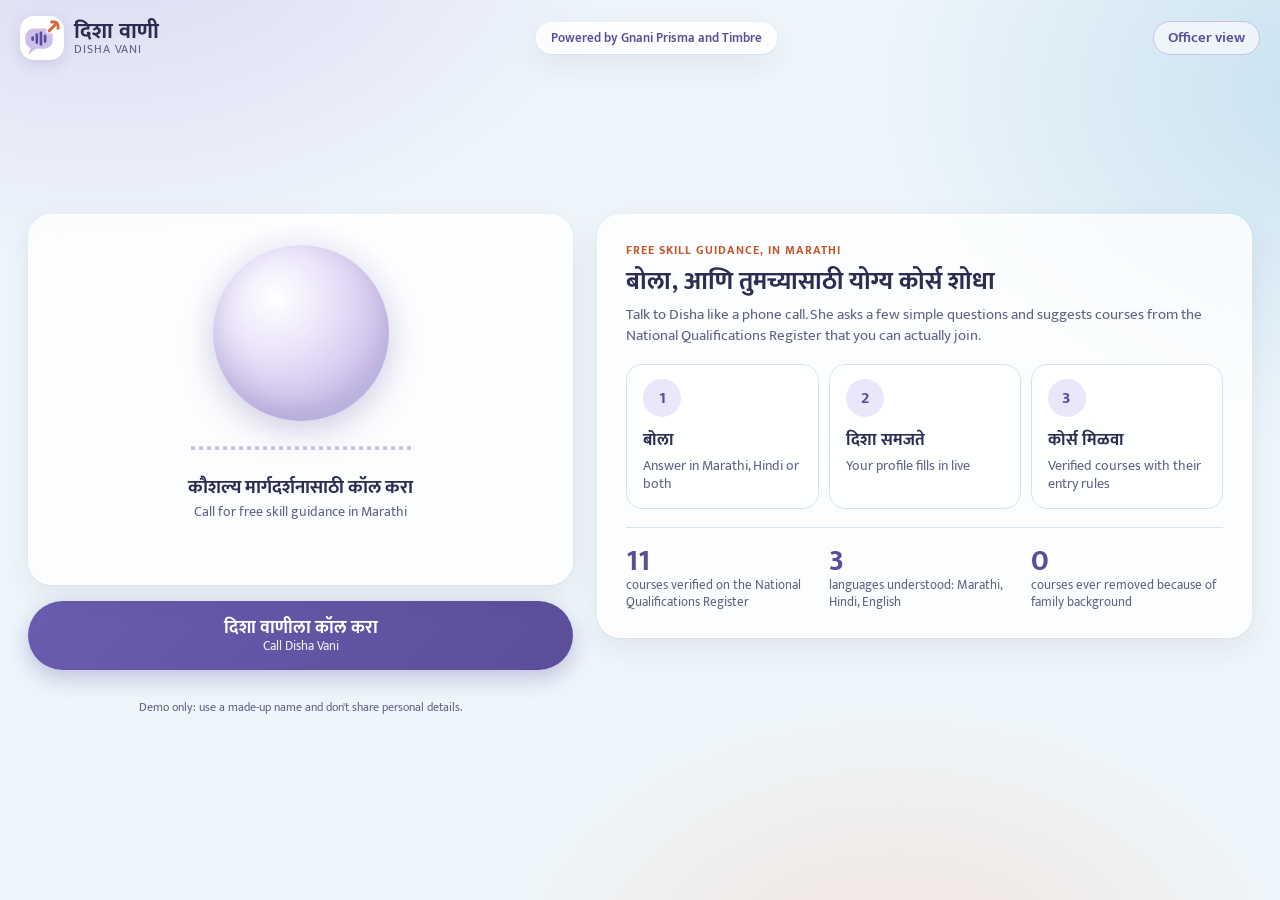
<file: static/index.html>
<!doctype html>
<html lang="mr">
<head>
<meta charset="utf-8">
<meta name="viewport" content="width=device-width, initial-scale=1">
<title>Disha Vani</title>
<link rel="preconnect" href="https://fonts.googleapis.com">
<link rel="preconnect" href="https://fonts.gstatic.com" crossorigin>
<link href="https://fonts.googleapis.com/css2?family=Mukta:wght@400;600;700&display=swap" rel="stylesheet">
<link rel="icon" href="/static/logo.svg" type="image/svg+xml">
<link rel="stylesheet" href="/static/style.css">
</head>
<body data-state="idle">
<header class="topbar">
  <div class="brand">
    <img class="brand-mark" src="/static/logo.svg" alt="" width="40" height="40">
    <h1 class="wordmark">दिशा वाणी<span>Disha Vani</span></h1>
  </div>
  <p class="powered">Powered by Gnani Prisma and Timbre</p>
  <div class="top-right">
    <span class="clock" id="callClock" hidden>00:00</span>
    <a class="officer-link" href="/officer">Officer view</a>
  </div>
</header>

<main class="app">
  <div class="left">
  <section class="call-panel panel">
    <div class="stage" aria-live="polite">
      <div class="orb-wrap" aria-hidden="true"><div class="halo"></div><div class="ring" id="ring"></div><div class="orb"></div></div>
      <div class="wave" id="wave" aria-hidden="true"></div>
      <p class="status" id="status">कौशल्य मार्गदर्शनासाठी कॉल करा</p>
      <p class="status-en en" id="statusEn">Call for free skill guidance in Marathi</p>
      <p class="timer" id="timer"></p>
    </div>
    <ol class="log" id="log" aria-live="polite"></ol>
  </section>
  <div class="controls">
    <button class="primary talk" id="shareBtn" hidden>निकाल शेअर करा<small>Share your result card on WhatsApp</small></button>
    <button class="primary" id="startBtn">दिशा वाणीला कॉल करा<small>Call Disha Vani</small></button>
    <button class="primary talk" id="talkBtn" hidden disabled>बोलण्यासाठी दाबा<small>Tap to answer, tap again to send</small></button>
    <div class="typebox" id="typebox" hidden>
      <input id="typeInput" autocomplete="off" placeholder="किंवा इथे लिहा / or type here" aria-label="Type your answer">
      <button id="typeSend">पाठवा</button>
    </div>
    <p class="error" id="error" role="alert"></p>
    <p class="privacy">Demo only: use a made-up name and don't share personal details.</p>
  </div>
  </div>

  <aside class="side">
    <section class="intro panel" id="intro">
      <p class="eyebrow">Free skill guidance, in Marathi</p>
      <h2>बोला, आणि तुमच्यासाठी योग्य कोर्स शोधा</h2>
      <p class="en">Talk to Disha like a phone call. She asks a few simple questions and suggests courses from the National Qualifications Register that you can actually join.</p>
      <ol class="how">
        <li><b>बोला</b><span>Answer in Marathi, Hindi or both</span></li>
        <li><b>दिशा समजते</b><span>Your profile fills in live</span></li>
        <li><b>कोर्स मिळवा</b><span>Verified courses with their entry rules</span></li>
      </ol>
      <div class="trust">
        <div><b>11</b><span>courses verified on the National Qualifications Register</span></div>
        <div><b>3</b><span>languages understood: Marathi, Hindi, English</span></div>
        <div><b>0</b><span>courses ever removed because of family background</span></div>
      </div>
    </section>

    <section class="understood panel" id="understood" hidden>
      <div class="panel-head">
        <h2>दिशाला समजलेली माहिती <span class="en">What Disha understood</span></h2>
        <span class="count" id="progressCount">0 / 7</span>
      </div>
      <div class="progress" aria-hidden="true"><span id="progressBar"></span></div>
      <ol class="steps" id="profile"></ol>
    </section>

    <section class="waiting panel" id="waiting" hidden>
      <div class="skeleton"><span></span><span></span><span></span></div>
      <div class="skeleton"><span></span><span></span><span></span></div>
      <p>तुमचे कोर्स इथे दिसतील <span class="en">Your courses appear here once Disha has your answers</span></p>
    </section>

    <section class="results" id="results" hidden>
      <h2>तुमच्यासाठी पर्याय <span class="en">Suggested courses</span></h2>
      <div id="cards"></div>
      <p class="disclaimer">Courses verified from the National Qualifications Register (nqr.gov.in). Demo uses synthetic callers.</p>
    </section>
  </aside>

</main>

<script>
const $ = (id) => document.getElementById(id);
const MAX_SECONDS = 25;
let sessionId = null, done = false, fillers = [], fillerIndex = 0;
let recorder = null, chunks = [], stream = null, meterCtx = null, meterRaf = null, countdown = null;

const LABELS = {
  name: ["नाव", "Name"], education: ["शिक्षण", "Education"], current_work: ["सध्याचं काम", "Current work"],
  family_occupation: ["घरचं काम", "Family work"], interests: ["शिकायचं आहे", "Wants to learn"],
  can_travel: ["प्रवास", "Can travel to"], goal: ["ध्येय", "Goal"],
};
const VALUE_MR = {
  village_only: "गावातच", taluka: "तालुका", district: "जिल्हा", anywhere: "कुठेही",
  job: "नोकरी", self_employment: "स्वतःचा व्यवसाय", either: "दोन्ही चालेल",
};
let lastProfile = {}, lastRec = null, clockTimer = null;
const WAVE_BARS = 28;
for (let i = 0; i < WAVE_BARS; i++) {
  const bar = document.createElement("span");
  bar.style.setProperty("--i", i);
  $("wave").append(bar);
}
function startClock() {
  const t0 = Date.now();
  $("callClock").hidden = false;
  $("callClock").textContent = "00:00";
  clearInterval(clockTimer);
  clockTimer = setInterval(() => {
    const sec = Math.floor((Date.now() - t0) / 1000);
    $("callClock").textContent = `${String(Math.floor(sec / 60)).padStart(2, "0")}:${String(sec % 60).padStart(2, "0")}`;
  }, 1000);
}
function stopClock() { clearInterval(clockTimer); }

function setState(state, mr, en) {
  document.body.dataset.state = state;
  if (mr !== undefined) $("status").textContent = mr;
  if (en !== undefined) $("statusEn").textContent = en;
}
function showError(msg) { $("error").textContent = msg || ""; }

function addBubble(who, text) {
  const li = document.createElement("li");
  li.className = "bubble " + who;
  const label = document.createElement("span");
  label.className = "who";
  label.textContent = who === "disha" ? "दिशा वाणी" : "तुम्ही";
  li.append(label, document.createTextNode(text));
  $("log").append(li);
  li.scrollIntoView({ behavior: "smooth", block: "nearest" });
}

function renderProfile(profile) {
  $("understood").hidden = false;
  $("intro").hidden = true;
  $("waiting").hidden = !$("results").hidden;
  const list = $("profile");
  list.innerHTML = "";
  let filled = 0;
  for (const [key, [mr, en]] of Object.entries(LABELS)) {
    let value = profile[key];
    if (Array.isArray(value)) value = value.join(", ");
    const li = document.createElement("li");
    li.className = "step" + (value ? " done" : "");
    if (value && JSON.stringify(lastProfile[key]) !== JSON.stringify(profile[key])) li.classList.add("fresh");
    li.innerHTML = '<span class="tick" aria-hidden="true"></span><span class="step-label"></span><span class="step-value"></span>';
    li.querySelector(".step-label").innerHTML = "";
    li.querySelector(".step-label").append(document.createTextNode(mr + " "));
    const small = document.createElement("span");
    small.className = "en"; small.textContent = en;
    li.querySelector(".step-label").append(small);
    li.querySelector(".step-value").textContent = value ? (VALUE_MR[value] || value) : "—";
    if (value) filled += 1;
    list.append(li);
  }
  const total = Object.keys(LABELS).length;
  $("progressCount").textContent = `${filled} / ${total}`;
  $("progressBar").style.width = `${(100 * filled) / total}%`;
  lastProfile = JSON.parse(JSON.stringify(profile));
}

function renderCards(rec) {
  lastRec = rec;
  $("waiting").hidden = true;
  const box = $("cards");
  box.innerHTML = "";
  const add = (html, extra) => {
    const card = document.createElement("article");
    card.className = "course" + (extra ? " extra" : "");
    card.innerHTML = html;
    box.append(card);
    return card;
  };
  for (const b of rec.not_eligible || []) {
    const card = add(`<p class="flag">तुम्ही विचारलेला कोर्स</p><h3></h3><p class="en"></p><div class="pills"><span class="pill no">सध्या पात्र नाही</span></div><p class="need"></p><p class="code"></p>`, true);
    card.querySelector("h3").textContent = b.name_mr;
    card.querySelector(".en").textContent = b.name_en;
    card.querySelector(".need").textContent = "यासाठी लागतं: " + b.needs_mr;
    card.querySelector(".code").textContent = b.code;
  }
  for (const c of rec.recommendations) {
    const flag = c.family_extra ? "घरच्या कामाशी संबंधित, ऐच्छिक पर्याय"
               : c.eligibility === "with_experience" ? `यासाठी ${c.exp_years} वर्षांचा कामाचा अनुभव लागतो` : "";
    const card = add(`
      ${flag ? '<p class="flag"></p>' : ""}
      <h3></h3><p class="en"></p>
      <div class="pills">
        <span class="pill ${c.eligibility === "direct" ? "ok" : "warn"}">${c.eligibility === "direct" ? "पात्र (Eligible)" : "अनुभव लागतो"}</span>
        <span class="pill">${c.mode === "self_employment" ? "स्वयंरोजगार" : "नोकरी"}</span>
        <span class="pill">NSQF ${c.level}</span>
      </div>
      <ol class="path"><li class="p1"></li><li class="p2"></li><li class="p3"></li></ol>
      ${c.requirements_mr ? '<p class="need"></p>' : ""}
      ${c.note_mr ? '<p class="why note"></p>' : ""}
      <p class="why reasons"></p>
      <p class="code"></p>`, c.family_extra);
    if (flag) card.querySelector(".flag").textContent = flag;
    card.querySelector("h3").textContent = c.name_mr;
    card.querySelector(".en").textContent = c.name_en;
    card.querySelector(".p1").textContent = `सुमारे ${c.hours} तासांचं प्रशिक्षण`;
    card.querySelector(".p2").textContent = `प्रमाणपत्र: NSQF स्तर ${c.level}`;
    card.querySelector(".p3").textContent = c.outcome_mr;
    if (c.requirements_mr) card.querySelector(".need").textContent = "आवश्यक: " + c.requirements_mr;
    if (c.note_mr) card.querySelector(".note").textContent = c.note_mr;
    card.querySelector(".reasons").textContent = "Why: " + c.reasons.join(", ");
    card.querySelector(".code").textContent = c.code;
  }
  $("results").hidden = false;
  $("results").scrollIntoView({ behavior: "smooth", block: "start" });
}

function play(b64) {
  return new Promise((resolve) => {
    if (!b64) return resolve();
    const audio = new Audio("data:audio/wav;base64," + b64);
    audio.onended = resolve;
    audio.onerror = resolve;
    audio.play().catch(resolve);
  });
}

async function speakReply(data) {
  addBubble("disha", data.reply);
  if (data.profile) renderProfile(data.profile);
  setState("speaking", "दिशा बोलत आहे…", "Disha is speaking");
  $("talkBtn").disabled = true;
  await play(data.audio);
  if (data.done) {
    done = true;
    stopClock();
    if (data.recommendation) renderCards(data.recommendation);
    setState("done", "कॉल पूर्ण झाला", "Call complete. Your options are below.");
    $("talkBtn").hidden = true;
    $("typebox").hidden = true;
    $("shareBtn").hidden = !(data.recommendation && data.recommendation.recommendations.length);
    $("startBtn").hidden = false;
    $("startBtn").innerHTML = "नवीन कॉल करा<small>Start a new call</small>";
    return;
  }
  setState("ready", "तुमची पाळी, बोलण्यासाठी दाबा", "Your turn. Tap the button and answer.");
  $("talkBtn").disabled = false;
}

async function startCall() {
  showError("");
  $("log").innerHTML = ""; $("cards").innerHTML = "";
  $("results").hidden = true; $("shareBtn").hidden = true; lastProfile = {}; lastRec = null; done = false;
  $("understood").hidden = true; $("intro").hidden = false; $("waiting").hidden = true;
  $("startBtn").disabled = true;
  setState("thinking", "कॉल लागत आहे…", "Connecting");
  try {
    const res = await fetch("/api/start", { method: "POST" });
    if (!res.ok) throw new Error((await res.json()).detail || res.statusText);
    const data = await res.json();
    sessionId = data.session_id;
    fillers = data.fillers || [];
    startClock();
    $("startBtn").hidden = true; $("startBtn").disabled = false;
    $("talkBtn").hidden = false; $("typebox").hidden = false;
    await speakReply(data);
  } catch (e) {
    $("startBtn").disabled = false;
    setState("idle", "कॉल लागला नाही", "Could not connect");
    showError("Could not start the call: " + e.message);
  }
}

async function sendTurn(form, fromAudio = true) {
  setState("thinking", "दिशा विचार करत आहे…", "Disha is thinking");
  $("talkBtn").disabled = true;
  form.append("session_id", sessionId);
  // Say a short "हं, बरं" straight away; the real reply waits for it to finish so they never overlap.
  const filler = fillers.length ? play(fillers[fillerIndex++ % fillers.length]) : Promise.resolve();
  try {
    const request = fetch("/api/turn", { method: "POST", body: form });
    const [res] = await Promise.all([request, filler]);
    if (!res.ok) throw new Error((await res.json()).detail || res.statusText);
    const data = await res.json();
    if (fromAudio && data.heard) addBubble("you", data.heard);
    await speakReply(data);
  } catch (e) {
    setState("ready", "पुन्हा प्रयत्न करा", "Something went wrong. Try again.");
    $("talkBtn").disabled = false;
    showError(e.message);
  }
}

/* ---- recording: browser audio -> 16 kHz mono WAV, which Gnani Prisma accepts ---- */
async function toWav16k(blob) {
  const ctx = new (window.AudioContext || window.webkitAudioContext)();
  const decoded = await ctx.decodeAudioData(await blob.arrayBuffer());
  ctx.close();
  const rate = 16000;
  const offline = new OfflineAudioContext(1, Math.ceil(decoded.duration * rate), rate);
  const src = offline.createBufferSource();
  src.buffer = decoded; src.connect(offline.destination); src.start();
  const samples = (await offline.startRendering()).getChannelData(0);
  const buffer = new ArrayBuffer(44 + samples.length * 2);
  const v = new DataView(buffer);
  const text = (o, s) => [...s].forEach((ch, i) => v.setUint8(o + i, ch.charCodeAt(0)));
  text(0, "RIFF"); v.setUint32(4, 36 + samples.length * 2, true); text(8, "WAVE");
  text(12, "fmt "); v.setUint32(16, 16, true); v.setUint16(20, 1, true); v.setUint16(22, 1, true);
  v.setUint32(24, rate, true); v.setUint32(28, rate * 2, true); v.setUint16(32, 2, true); v.setUint16(34, 16, true);
  text(36, "data"); v.setUint32(40, samples.length * 2, true);
  for (let i = 0; i < samples.length; i++) {
    const s = Math.max(-1, Math.min(1, samples[i]));
    v.setInt16(44 + i * 2, s < 0 ? s * 0x8000 : s * 0x7fff, true);
  }
  return new Blob([buffer], { type: "audio/wav" });
}

function startMeter() {
  meterCtx = new (window.AudioContext || window.webkitAudioContext)();
  const analyser = meterCtx.createAnalyser();
  analyser.fftSize = 512;
  meterCtx.createMediaStreamSource(stream).connect(analyser);
  const data = new Uint8Array(analyser.fftSize);
  const freq = new Uint8Array(analyser.frequencyBinCount);
  const bars = $("wave").children;
  const tick = () => {
    analyser.getByteTimeDomainData(data);
    let peak = 0;
    for (const x of data) peak = Math.max(peak, Math.abs(x - 128));
    $("ring").style.setProperty("--level", Math.min(1, peak / 60).toFixed(2));
    analyser.getByteFrequencyData(freq);
    for (let i = 0; i < bars.length; i++) {
      const v = freq[2 + i * 3] / 255;
      bars[i].style.setProperty("--h", Math.max(0.12, v).toFixed(2));
    }
    meterRaf = requestAnimationFrame(tick);
  };
  tick();
}

async function startRecording() {
  showError("");
  try {
    stream = await navigator.mediaDevices.getUserMedia({ audio: { echoCancellation: true, noiseSuppression: true } });
  } catch (e) {
    showError("मायक्रोफोनची परवानगी द्या. Allow microphone access in the browser, or type your answer below.");
    return;
  }
  chunks = [];
  recorder = new MediaRecorder(stream);
  recorder.ondataavailable = (e) => e.data.size && chunks.push(e.data);
  recorder.onstop = onRecordingStop;
  recorder.start();
  startMeter();
  let left = MAX_SECONDS;
  $("timer").textContent = `0:${String(left).padStart(2, "0")}`;
  countdown = setInterval(() => {
    left -= 1;
    $("timer").textContent = `0:${String(Math.max(left, 0)).padStart(2, "0")}`;
    if (left <= 0) stopRecording();
  }, 1000);
  setState("listening", "ऐकत आहे… बोलून झाल्यावर पुन्हा दाबा", "Listening. Tap again when you finish.");
  $("talkBtn").classList.add("recording");
  $("talkBtn").innerHTML = "पाठवा<small>Tap to send</small>";
}

function stopRecording() {
  if (!recorder || recorder.state === "inactive") return;
  clearInterval(countdown); $("timer").textContent = "";
  recorder.stop();
  stream.getTracks().forEach((t) => t.stop());
  cancelAnimationFrame(meterRaf);
  if (meterCtx) meterCtx.close();
  $("ring").style.setProperty("--level", 0);
  for (const bar of $("wave").children) bar.style.removeProperty("--h");
  $("talkBtn").classList.remove("recording");
  $("talkBtn").innerHTML = "बोलण्यासाठी दाबा<small>Tap to answer, tap again to send</small>";
}

async function onRecordingStop() {
  try {
    const wav = await toWav16k(new Blob(chunks, { type: recorder.mimeType }));
    const form = new FormData();
    form.append("audio", wav, "answer.wav");
    await sendTurn(form);
  } catch (e) {
    setState("ready", "पुन्हा प्रयत्न करा", "Could not read the recording. Try again.");
    $("talkBtn").disabled = false;
    showError("Recording problem: " + e.message);
  }
}

function sendTyped() {
  const text = $("typeInput").value.trim();
  if (!text || done || $("talkBtn").disabled) return;
  $("typeInput").value = "";
  addBubble("you", text);
  const form = new FormData();
  form.append("text", text);
  sendTurn(form, false);
}


/* ---- share card: a 1080x1350 image of the top course, for WhatsApp ---- */
function wrapLines(ctx, text, maxWidth) {
  const words = String(text).split(" ");
  const lines = [];
  let line = "";
  for (const w of words) {
    const test = line ? line + " " + w : w;
    if (ctx.measureText(test).width > maxWidth && line) { lines.push(line); line = w; }
    else line = test;
  }
  if (line) lines.push(line);
  return lines;
}

function roundRect(ctx, x, y, w, h, r, fill) {
  ctx.beginPath();
  ctx.moveTo(x + r, y);
  ctx.arcTo(x + w, y, x + w, y + h, r); ctx.arcTo(x + w, y + h, x, y + h, r);
  ctx.arcTo(x, y + h, x, y, r); ctx.arcTo(x, y, x + w, y, r);
  ctx.closePath(); ctx.fillStyle = fill; ctx.fill();
}

function drawLogo(ctx, x, y, size) {
  // same shapes as /static/logo.svg (a 64 x 64 grid)
  ctx.save();
  ctx.translate(x, y);
  ctx.scale(size / 64, size / 64);
  roundRect(ctx, 4, 16, 46, 34, 14, "#CDBFEA");
  ctx.beginPath(); ctx.moveTo(13, 48); ctx.lineTo(9, 60); ctx.lineTo(24, 48); ctx.closePath(); ctx.fill();
  ctx.fillStyle = "#5B4E99";
  for (const [bx, by, bh] of [[14, 29, 8], [21, 24, 18], [28, 21, 24], [35, 26, 14]]) roundRect(ctx, bx, by, 4.5, bh, 2.25, "#5B4E99");
  ctx.lineCap = "round"; ctx.lineJoin = "round";
  ctx.strokeStyle = "#FFFFFF"; ctx.lineWidth = 9;
  ctx.beginPath(); ctx.moveTo(44, 20); ctx.lineTo(58, 6); ctx.stroke();
  ctx.strokeStyle = "#D9693A"; ctx.lineWidth = 5;
  ctx.beginPath(); ctx.moveTo(44, 20); ctx.lineTo(58, 6); ctx.stroke();
  ctx.beginPath(); ctx.moveTo(48, 5); ctx.lineTo(59, 5); ctx.lineTo(59, 16); ctx.stroke();
  ctx.restore();
}

async function makeShareCard() {
  const top = lastRec.recommendations.find((c) => !c.family_extra) || lastRec.recommendations[0];
  const name = lastProfile.name || "";
  const font = (w, px) => `${w} ${px}px Mukta, "Nirmala UI", "Noto Sans Devanagari", sans-serif`;
  await Promise.all([document.fonts.load(font(700, 64)), document.fonts.load(font(400, 40))]).catch(() => {});

  const W = 1080, H = 1350, pad = 90;
  const canvas = document.createElement("canvas");
  canvas.width = W; canvas.height = H;
  const ctx = canvas.getContext("2d");
  ctx.fillStyle = "#EEF6FB"; ctx.fillRect(0, 0, W, H);

  // soft orb, the app's signature, top right
  const g = ctx.createRadialGradient(865, 190, 20, 900, 215, 230);
  g.addColorStop(0, "#FFFFFF"); g.addColorStop(0.35, "#E4DCF5"); g.addColorStop(0.75, "#CDBFEA"); g.addColorStop(1, "#B8D8EB");
  ctx.fillStyle = g; ctx.beginPath(); ctx.arc(900, 205, 180, 0, Math.PI * 2); ctx.fill();

  drawLogo(ctx, pad - 6, 108, 110);
  ctx.fillStyle = "#2B2D52"; ctx.font = font(700, 64); ctx.fillText("दिशा वाणी", pad + 118, 170);
  ctx.fillStyle = "#5E6584"; ctx.font = font(400, 34); ctx.fillText("Disha Vani", pad + 118, 216);

  ctx.fillStyle = "#2B2D52"; ctx.font = font(400, 44);
  ctx.fillText(name ? `नमस्कार ${name},` : "नमस्कार,", pad, 340);
  ctx.fillStyle = "#5E6584"; ctx.font = font(400, 38);
  ctx.fillText("तुमच्यासाठी सुचवलेला कोर्स", pad, 396);

  // peach course card: height grows with the content, footer flows below it
  const cardY = 436, inner = W - pad * 2 - 88;
  ctx.font = font(700, 62);
  const titleLines = wrapLines(ctx, top.name_mr, inner).slice(0, 2);
  ctx.font = font(700, 32);
  const reqLines = top.requirements_mr ? wrapLines(ctx, "आवश्यक: " + top.requirements_mr, inner).slice(0, 2) : [];
  const rows = [`सुमारे ${top.hours} तासांचं प्रशिक्षण`, `प्रमाणपत्र: NSQF स्तर ${top.level}`, top.outcome_mr];
  const cardH = 140 + titleLines.length * 76 + rows.length * 80 + (reqLines.length ? 24 + reqLines.length * 44 : 0);
  roundRect(ctx, pad, cardY, W - pad * 2, cardH, 44, "#FFE3D3");
  let y = cardY + 100;
  ctx.fillStyle = "#2B2D52"; ctx.font = font(700, 62);
  for (const l of titleLines) { ctx.fillText(l, pad + 44, y); y += 76; }
  ctx.fillStyle = "#8A3A14"; ctx.font = font(400, 32); ctx.fillText(top.name_en, pad + 44, y - 18); y += 54;
  rows.forEach((text, i) => {
    ctx.fillStyle = "#C0562A"; ctx.beginPath(); ctx.arc(pad + 66, y - 12, 21, 0, Math.PI * 2); ctx.fill();
    ctx.fillStyle = "#FFFFFF"; ctx.font = font(700, 26); ctx.textAlign = "center"; ctx.fillText(String(i + 1), pad + 66, y - 3);
    ctx.textAlign = "left"; ctx.fillStyle = "#2B2D52"; ctx.font = font(400, 36);
    ctx.fillText(wrapLines(ctx, text, inner - 64)[0], pad + 106, y);
    y += 80;
  });
  if (reqLines.length) {
    y += 4;
    ctx.fillStyle = "#8A3A14"; ctx.font = font(700, 32);
    for (const l of reqLines) { ctx.fillText(l, pad + 44, y); y += 44; }
  }

  let fy = Math.max(cardY + cardH + 78, H - 200);
  ctx.fillStyle = "#2B2D52"; ctx.font = font(400, 34);
  ctx.fillText("पुढची माहिती अधिकारी तुम्हाला देतील.", pad, fy); fy += 54;
  ctx.fillStyle = "#5B4E99"; ctx.font = font(700, 34);
  ctx.fillText(`संदर्भ क्रमांक: DV-${(sessionId || "").toUpperCase()}`, pad, fy); fy += 50;
  ctx.fillStyle = "#5E6584"; ctx.font = font(400, 26);
  ctx.fillText(`${top.code}, synthetic demo caller`, pad, fy);
  return new Promise((resolve) => canvas.toBlob(resolve, "image/png"));
}

async function shareCard() {
  if (!lastRec || !lastRec.recommendations.length) return;
  const btn = $("shareBtn");
  btn.disabled = true;
  try {
    const blob = await makeShareCard();
    const file = new File([blob], `disha-vani-${sessionId}.png`, { type: "image/png" });
    if (navigator.canShare && navigator.canShare({ files: [file] })) {
      await navigator.share({ files: [file], title: "Disha Vani", text: "दिशा वाणी: माझा सुचवलेला कोर्स" });
    } else {
      const a = document.createElement("a");
      a.href = URL.createObjectURL(blob); a.download = file.name; a.click();
      setTimeout(() => URL.revokeObjectURL(a.href), 5000);
    }
  } catch (e) {
    if (e.name !== "AbortError") showError("Could not create the card: " + e.message);
  } finally {
    btn.disabled = false;
  }
}

$("shareBtn").addEventListener("click", shareCard);
$("startBtn").addEventListener("click", startCall);
$("talkBtn").addEventListener("click", () => {
  if (recorder && recorder.state === "recording") stopRecording();
  else startRecording();
});
$("typeSend").addEventListener("click", sendTyped);
$("typeInput").addEventListener("keydown", (e) => { if (e.key === "Enter") sendTyped(); });
</script>
</body>
</html>
</file>
<file: static/style.css>
/* Disha Vani: powder blue base, lavender for Disha's voice, sunset peach for results and actions */
:root {
  color-scheme: light;
  --page: #EEF6FB;
  --powder: #B8D8EB;
  --powder-line: #D3E4EF;
  --lav: #CDBFEA;
  --lav-soft: #ECE6FA;
  --lav-mid: #8E80CC;
  --lav-deep: #5B4E99;
  --peach: #FFB38A;
  --peach-soft: #FFEADF;
  --peach-deep: #C0562A;
  --peach-ink: #8A3A14;
  --ink: #2B2D52;
  --muted: #5E6584;
  --white: #FFFFFF;
  --glass: rgba(255, 255, 255, 0.78);
  --glass-line: rgba(255, 255, 255, 0.9);
  --ok-bg: #E3F2E8;
  --ok-ink: #2E6B45;
  --warn-bg: #FFF1D6;
  --warn-ink: #7A5200;
  --danger: #B3261E;
  --shadow: 0 1px 2px rgba(43, 45, 82, 0.05), 0 10px 30px rgba(43, 45, 82, 0.08);
  --shadow-lift: 0 2px 4px rgba(43, 45, 82, 0.06), 0 16px 40px rgba(43, 45, 82, 0.12);
  --font: "Mukta", "Nirmala UI", "Noto Sans Devanagari", system-ui, sans-serif;
  --radius-s: 10px;
  --radius-m: 16px;
  --radius-l: 24px;
}

* { box-sizing: border-box; }
html, body { margin: 0; }
body {
  font-family: var(--font);
  font-size: 17px;
  line-height: 1.55;
  color: var(--ink);
  min-height: 100vh;
  background:
    radial-gradient(900px 600px at 8% -10%, rgba(205, 191, 234, 0.55), transparent 60%),
    radial-gradient(800px 600px at 105% 10%, rgba(184, 216, 235, 0.7), transparent 60%),
    radial-gradient(700px 500px at 70% 110%, rgba(255, 179, 138, 0.28), transparent 60%),
    var(--page);
  background-attachment: fixed;
}
button, input { font: inherit; color: inherit; }
:focus-visible { outline: 3px solid var(--lav-deep); outline-offset: 2px; }
.en { color: var(--muted); font-size: 0.82em; line-height: 1.35; font-weight: 400; }
[hidden] { display: none !important; }

.panel {
  background: var(--glass);
  border: 1px solid var(--glass-line);
  border-radius: var(--radius-l);
  box-shadow: var(--shadow);
  backdrop-filter: blur(14px);
  -webkit-backdrop-filter: blur(14px);
}

/* ---------- top bar ---------- */
.topbar {
  max-width: 1280px;
  margin: 0 auto;
  display: flex;
  align-items: center;
  justify-content: space-between;
  gap: 16px;
  padding: 16px 20px 8px;
}
.brand { display: flex; align-items: center; gap: 10px; }
.brand-mark {
  width: 44px; height: 44px; padding: 3px; border-radius: 14px;
  background: var(--white); box-shadow: 0 4px 14px rgba(91, 78, 153, 0.18);
}
.wordmark { margin: 0; font-size: 1.35rem; font-weight: 700; letter-spacing: 0.01em; line-height: 1.1; }
.wordmark span { display: block; font-weight: 400; color: var(--muted); font-size: 0.72rem; letter-spacing: 0.08em; text-transform: uppercase; }
.powered {
  margin: 0; font-size: 0.82rem; color: var(--lav-deep); font-weight: 600;
  background: var(--glass); border: 1px solid var(--glass-line); border-radius: 999px; padding: 5px 14px;
  box-shadow: var(--shadow);
}
.top-right { display: flex; align-items: center; gap: 12px; }
.clock {
  font-variant-numeric: tabular-nums; font-weight: 700; font-size: 0.9rem; color: var(--peach-ink);
  background: var(--peach-soft); border-radius: 999px; padding: 4px 12px;
}
.clock::before { content: ""; display: inline-block; width: 8px; height: 8px; border-radius: 50%; background: var(--peach-deep); margin-right: 8px; vertical-align: 1px; animation: blink 1.4s ease-in-out infinite; }
@keyframes blink { 50% { opacity: 0.25; } }
.officer-link, .topbar a {
  color: var(--lav-deep); font-weight: 600; font-size: 0.92rem; text-decoration: none;
  border: 1px solid var(--lav); border-radius: 999px; padding: 5px 14px; background: rgba(255, 255, 255, 0.6);
}
.officer-link:hover, .topbar a:hover { background: var(--white); }
@media (max-width: 760px) { .powered { display: none; } }

/* ---------- call screen layout ---------- */
.app {
  max-width: 460px;
  margin: 0 auto;
  padding: 8px 16px 0;
  display: flex;
  flex-direction: column;
  gap: 14px;
  min-height: calc(100vh - 70px);
}
.left { display: contents; }
.call-panel { padding: 8px 4px 12px; order: 1; }
.side { display: flex; flex-direction: column; gap: 14px; order: 2; }
.controls { order: 3; }

@media (min-width: 1000px) {
  .app {
    max-width: 1280px;
    padding: 12px 28px 28px;
    display: grid;
    grid-template-columns: minmax(0, 5fr) minmax(0, 6fr);
    column-gap: 24px;
    align-items: start;
    min-height: auto;
  }
  body[data-state="idle"] .app { min-height: calc(100vh - 90px); align-content: center; }
  .left { display: flex; flex-direction: column; gap: 16px; position: sticky; top: 16px; }
  .call-panel { padding: 12px 8px 16px; }
  .controls { position: static !important; background: none !important; padding: 0 !important; margin: 0; }
  .log { max-height: 30vh; overflow-y: auto; scrollbar-width: thin; }
  .orb-wrap { width: 176px !important; height: 176px !important; }
  .intro { padding: 32px 34px; }
  .intro h2 { font-size: 2.1rem; }
}

/* ---------- stage: orb, waveform, status ---------- */
.stage { text-align: center; padding: 14px 16px 6px; }
.orb-wrap { position: relative; width: 156px; height: 156px; margin: 4px auto 10px; }
.orb, .ring, .halo { position: absolute; inset: 0; border-radius: 50%; }
.halo {
  inset: -18%;
  background: radial-gradient(circle, rgba(205, 191, 234, 0.55) 0%, rgba(205, 191, 234, 0) 65%);
  transition: background 0.5s ease;
}
.orb {
  background: radial-gradient(circle at 35% 30%, var(--white) 0%, var(--lav-soft) 30%, var(--lav) 70%, var(--powder) 100%);
  box-shadow: inset 0 -12px 28px rgba(91, 78, 153, 0.2), 0 12px 32px rgba(91, 78, 153, 0.22);
  transition: background 0.5s ease, transform 0.3s ease;
}
.ring {
  border: 3px solid var(--peach);
  opacity: 0;
  transform: scale(calc(1 + var(--level, 0) * 0.35));
  transition: opacity 0.3s ease;
}
body[data-state="speaking"] .orb { animation: breathe 1.6s ease-in-out infinite; }
body[data-state="speaking"] .halo { animation: glow 1.6s ease-in-out infinite; }
body[data-state="listening"] .orb {
  background: radial-gradient(circle at 35% 30%, var(--white) 0%, var(--peach-soft) 35%, var(--peach) 100%);
  box-shadow: inset 0 -12px 28px rgba(192, 86, 42, 0.18), 0 12px 32px rgba(192, 86, 42, 0.22);
}
body[data-state="listening"] .halo { background: radial-gradient(circle, rgba(255, 179, 138, 0.5) 0%, rgba(255, 179, 138, 0) 65%); }
body[data-state="listening"] .ring { opacity: 0.85; }
body[data-state="thinking"] .orb { animation: drift 2.4s ease-in-out infinite; }
body[data-state="done"] .orb {
  background: radial-gradient(circle at 35% 30%, var(--white) 0%, var(--peach-soft) 45%, var(--lav) 100%);
}
@keyframes breathe { 50% { transform: scale(1.07); } }
@keyframes glow { 50% { transform: scale(1.12); opacity: 0.8; } }
@keyframes drift { 50% { transform: translateY(-6px) scale(0.97); } }

.wave { display: flex; align-items: center; justify-content: center; gap: 4px; height: 34px; margin: 0 auto 8px; }
.wave span {
  width: 4px; height: 100%; border-radius: 4px; background: var(--lav);
  transform: scaleY(var(--h, 0.12)); transition: transform 0.08s linear, background 0.3s ease;
}
body[data-state="listening"] .wave span { background: var(--peach-deep); }
body[data-state="speaking"] .wave span {
  background: var(--lav-mid);
  animation: talk 0.9s ease-in-out infinite;
  animation-delay: calc(var(--i) * -0.07s);
}
body[data-state="thinking"] .wave span { animation: think 1.2s ease-in-out infinite; animation-delay: calc(var(--i) * 0.04s); }
@keyframes talk { 0%, 100% { transform: scaleY(0.2); } 50% { transform: scaleY(0.85); } }
@keyframes think { 0%, 100% { transform: scaleY(0.12); } 50% { transform: scaleY(0.35); } }
@media (prefers-reduced-motion: reduce) {
  .orb, .ring, .halo, .wave span, .clock::before { animation: none !important; transition: none; }
}

.status { margin: 0; font-size: 1.2rem; font-weight: 700; min-height: 1.6em; }
.status-en { margin: 0; min-height: 1.4em; }
.timer { font-variant-numeric: tabular-nums; color: var(--peach-ink); font-weight: 700; min-height: 1.5em; margin: 2px 0 0; }

/* ---------- conversation ---------- */
.log {
  list-style: none;
  margin: 0;
  padding: 6px 16px;
  display: flex;
  flex-direction: column;
  gap: 10px;
}
.bubble { max-width: 86%; padding: 10px 15px; border-radius: 18px; box-shadow: 0 1px 2px rgba(43, 45, 82, 0.06); animation: pop 0.25s ease-out; }
.bubble.disha { background: var(--lav-soft); align-self: flex-start; border-bottom-left-radius: 6px; }
.bubble.you { background: var(--white); border: 1px solid var(--powder-line); align-self: flex-end; border-bottom-right-radius: 6px; }
.bubble .who { display: block; font-size: 0.72rem; color: var(--muted); letter-spacing: 0.02em; }
@keyframes pop { from { opacity: 0; transform: translateY(6px); } to { opacity: 1; transform: none; } }

/* ---------- intro panel ---------- */
.intro { padding: 26px 28px; }
.eyebrow { margin: 0 0 6px; font-size: 0.78rem; font-weight: 700; letter-spacing: 0.08em; text-transform: uppercase; color: var(--peach-deep); }
.intro h2 { margin: 0 0 8px; font-size: 1.55rem; line-height: 1.25; }
.intro > .en { margin: 0 0 18px; font-size: 0.95rem; }
.how { list-style: none; margin: 0; padding: 0; display: grid; gap: 10px; counter-reset: how; }
.how li {
  counter-increment: how; display: grid; grid-template-columns: 38px 1fr; column-gap: 12px; align-items: center;
  background: rgba(255, 255, 255, 0.7); border: 1px solid var(--powder-line); border-radius: var(--radius-m); padding: 10px 14px;
}
.how li::before {
  content: counter(how); grid-row: span 2; width: 38px; height: 38px; border-radius: 50%;
  display: grid; place-items: center; font-weight: 700; color: var(--lav-deep); background: var(--lav-soft);
}
.how b { font-size: 1.05rem; }
.how span { color: var(--muted); font-size: 0.88rem; line-height: 1.3; }
@media (min-width: 1000px) {
  .how { grid-template-columns: repeat(3, 1fr); }
  .how li { display: flex; flex-direction: column; align-items: flex-start; gap: 4px; padding: 14px 16px; }
  .how li::before { margin-bottom: 6px; }
}
.trust { display: grid; grid-template-columns: repeat(3, 1fr); gap: 10px; margin-top: 18px; padding-top: 18px; border-top: 1px solid var(--powder-line); }
.trust div { display: flex; flex-direction: column; gap: 2px; }
.trust b { font-size: 1.9rem; line-height: 1; color: var(--lav-deep); }
.trust span { font-size: 0.8rem; color: var(--muted); line-height: 1.3; }
@media (max-width: 999px) { .trust { grid-template-columns: 1fr; } .trust div { flex-direction: row; align-items: baseline; gap: 10px; } .trust b { font-size: 1.3rem; min-width: 1.4em; } }

/* ---------- waiting placeholder ---------- */
.waiting { padding: 18px 20px; display: grid; grid-template-columns: 1fr 1fr; gap: 14px; }
.waiting p { grid-column: 1 / -1; margin: 0; text-align: center; font-weight: 600; color: var(--muted); }
.waiting p .en { display: block; }
.skeleton { border: 1.5px dashed var(--powder); border-radius: var(--radius-m); padding: 16px; display: grid; gap: 10px; }
.skeleton span { height: 10px; border-radius: 999px; background: linear-gradient(90deg, var(--lav-soft), #F6F2FD, var(--lav-soft)); background-size: 200% 100%; animation: shimmer 1.8s linear infinite; }
.skeleton span:first-child { height: 16px; width: 70%; }
.skeleton span:last-child { width: 50%; }
@keyframes shimmer { to { background-position: -200% 0; } }
@media (max-width: 999px) { .waiting { grid-template-columns: 1fr; } .waiting .skeleton + .skeleton { display: none; } }

/* ---------- progress tracker ---------- */
.understood { padding: 18px 20px; }
.panel-head { display: flex; align-items: baseline; justify-content: space-between; gap: 12px; }
.understood h2, .results h2 { margin: 0; font-size: 1.05rem; }
.count { font-weight: 700; color: var(--lav-deep); font-variant-numeric: tabular-nums; }
.progress { height: 6px; border-radius: 999px; background: var(--lav-soft); margin: 10px 0 12px; overflow: hidden; }
.progress span { display: block; height: 100%; width: 0; border-radius: 999px; background: linear-gradient(90deg, var(--lav-mid), var(--peach)); transition: width 0.6s ease; }
.steps { list-style: none; margin: 0; padding: 0; display: grid; gap: 4px; }
@media (min-width: 1000px) { .steps { grid-template-columns: 1fr 1fr; column-gap: 14px; } }
.step { display: grid; grid-template-columns: 22px minmax(0, 1fr) auto; align-items: center; gap: 10px; padding: 7px 10px; border-radius: var(--radius-s); }
.step .tick { width: 20px; height: 20px; border-radius: 50%; border: 2px solid var(--powder); background: var(--white); position: relative; }
.step.done .tick { border-color: var(--lav-deep); background: var(--lav-deep); }
.step.done .tick::after {
  content: ""; position: absolute; left: 5px; top: 2px; width: 5px; height: 9px;
  border: solid var(--white); border-width: 0 2px 2px 0; transform: rotate(45deg);
}
.step-label { font-size: 0.92rem; line-height: 1.25; }
.step-label .en { display: block; font-size: 0.72rem; }
.step-value { font-weight: 700; text-align: right; max-width: 180px; overflow: hidden; text-overflow: ellipsis; white-space: nowrap; }
.step:not(.done) .step-value { color: var(--powder); font-weight: 400; }
.step.fresh { animation: fill 1.4s ease; }
@keyframes fill { from { background: var(--peach-soft); } to { background: transparent; } }

/* ---------- course cards ---------- */
.results h2 { margin: 2px 4px 10px; }
#cards { display: grid; gap: 14px; }
@media (min-width: 1000px) { #cards { grid-template-columns: 1fr 1fr; } }
.course {
  background: linear-gradient(160deg, #FFF4EE 0%, var(--peach-soft) 100%);
  border: 1px solid rgba(255, 179, 138, 0.45);
  border-radius: var(--radius-l);
  padding: 18px 20px;
  box-shadow: var(--shadow);
  transition: transform 0.2s ease, box-shadow 0.2s ease;
  animation: pop 0.35s ease-out;
}
.course:hover { transform: translateY(-2px); box-shadow: var(--shadow-lift); }
.course.extra { background: rgba(255, 255, 255, 0.85); border: 1.5px dashed var(--peach); }
.course .flag { margin: 0 0 4px; font-size: 0.82rem; color: var(--peach-ink); font-weight: 700; }
.course h3 { margin: 0; font-size: 1.22rem; line-height: 1.3; }
.course .en { margin: 0 0 8px; }
.pills { display: flex; flex-wrap: wrap; gap: 6px; margin: 0 0 12px; }
.pill { font-size: 0.75rem; font-weight: 700; border-radius: 999px; padding: 2px 10px; background: rgba(255, 255, 255, 0.85); color: var(--lav-deep); border: 1px solid var(--lav-soft); }
.pill.ok { background: var(--ok-bg); color: var(--ok-ink); border-color: transparent; }
.pill.warn { background: var(--warn-bg); color: var(--warn-ink); border-color: transparent; }
.pill.no { background: #FBE4E2; color: var(--danger); border-color: transparent; }
.path { list-style: none; margin: 0 0 10px; padding: 0; display: grid; gap: 7px; counter-reset: step; }
.path li { position: relative; padding-left: 32px; font-size: 0.95rem; line-height: 1.4; }
.path li::before {
  counter-increment: step; content: counter(step);
  position: absolute; left: 0; top: 0;
  width: 22px; height: 22px; border-radius: 50%;
  background: var(--peach-deep); color: var(--white);
  font-size: 0.75rem; font-weight: 700; display: grid; place-items: center;
}
.why { margin: 0; font-size: 0.85rem; color: var(--muted); }
.course .need { margin: 0 0 6px; font-weight: 700; color: var(--peach-ink); font-size: 0.92rem; }
.course .note { margin-bottom: 4px; }
.course .code { margin: 8px 0 0; font-size: 0.72rem; color: var(--muted); letter-spacing: 0.01em; }
.disclaimer { font-size: 0.78rem; color: var(--muted); margin: 12px 4px 0; }

/* ---------- controls ---------- */
.controls {
  position: sticky;
  bottom: 0;
  margin-top: auto;
  padding: 12px 4px 18px;
  background: linear-gradient(to top, var(--page) 70%, rgba(238, 246, 251, 0));
}
.primary {
  width: 100%;
  border: 0;
  border-radius: 999px;
  padding: 15px 18px;
  background: linear-gradient(135deg, #6A5CB0, var(--lav-deep));
  color: var(--white);
  font-size: 1.15rem;
  font-weight: 700;
  cursor: pointer;
  line-height: 1.25;
  box-shadow: 0 8px 22px rgba(91, 78, 153, 0.32);
  transition: transform 0.15s ease, box-shadow 0.15s ease;
}
.primary:hover:not(:disabled) { transform: translateY(-1px); box-shadow: 0 12px 28px rgba(91, 78, 153, 0.38); }
.primary small { display: block; font-weight: 400; font-size: 0.8rem; opacity: 0.9; }
.primary.talk { background: linear-gradient(135deg, #D8693A, var(--peach-deep)); box-shadow: 0 8px 22px rgba(192, 86, 42, 0.3); }
.primary.talk.recording { background: var(--danger); animation: pulse 1.4s ease-in-out infinite; }
@keyframes pulse { 50% { box-shadow: 0 0 0 10px rgba(179, 38, 30, 0.12); } }
.primary:disabled { opacity: 0.45; cursor: not-allowed; box-shadow: none; }
.controls .primary:not([hidden]) + .primary { margin-top: 10px; }
.typebox { display: flex; gap: 8px; margin-top: 10px; }
.typebox input {
  flex: 1; min-width: 0;
  border: 1px solid var(--powder-line); background: rgba(255, 255, 255, 0.9);
  border-radius: 999px; padding: 10px 18px;
}
.typebox button {
  border: 1px solid var(--lav-deep); background: rgba(255, 255, 255, 0.7); color: var(--lav-deep);
  border-radius: 999px; padding: 10px 18px; font-weight: 700; cursor: pointer;
}
.error { color: var(--danger); font-size: 0.9rem; margin: 8px 0 0; min-height: 1.2em; }
.privacy { margin: 2px 0 0; font-size: 0.75rem; color: var(--muted); text-align: center; }

/* ---------- officer view ---------- */
.officer { max-width: 1280px; margin: 0 auto; padding: 4px 28px 40px; }
.page-title { display: flex; align-items: baseline; justify-content: space-between; gap: 12px; margin: 6px 0 16px; }
.page-title h2 { margin: 0; font-size: 1.6rem; }
.stats { display: grid; grid-template-columns: repeat(3, 1fr); gap: 14px; margin-bottom: 14px; }
@media (max-width: 760px) { .stats { grid-template-columns: 1fr; } .officer { padding: 4px 16px 32px; } }
.stat { padding: 16px 18px; }
.stat.wide { grid-column: span 2; }
@media (max-width: 760px) { .stat.wide { grid-column: auto; } }
.stat-top { display: flex; align-items: center; gap: 10px; margin-bottom: 6px; }
.stat-icon { width: 36px; height: 36px; border-radius: 12px; display: grid; place-items: center; background: var(--lav-soft); color: var(--lav-deep); flex: none; }
.stat-icon.peach { background: var(--peach-soft); color: var(--peach-deep); }
.stat-icon.ok { background: var(--ok-bg); color: var(--ok-ink); }
.stat-icon svg { width: 20px; height: 20px; }
.stat-num { margin: 0; font-size: 2.1rem; font-weight: 700; line-height: 1.05; color: var(--ink); }
.stat-num span { font-size: 1rem; color: var(--muted); font-weight: 400; }
.stat-label { margin: 0; font-weight: 700; font-size: 0.95rem; }
.stat .en { margin: 4px 0 0; }
.bar-row { display: grid; grid-template-columns: minmax(0, 1.4fr) 1fr 1.6em; gap: 10px; align-items: center; font-size: 0.9rem; margin: 5px 0; }
.bar-row span:first-child { overflow: hidden; text-overflow: ellipsis; white-space: nowrap; }
.bar { height: 10px; background: rgba(184, 216, 235, 0.35); border-radius: 999px; overflow: hidden; }
.bar > span { display: block; height: 100%; background: linear-gradient(90deg, var(--peach), var(--peach-deep)); border-radius: 999px; }
.bar.lav > span { background: linear-gradient(90deg, var(--lav), var(--lav-mid)); }
.bar-row b { text-align: right; }
.sample-bar { display: flex; flex-wrap: wrap; gap: 10px; align-items: center; margin: 4px 0 16px; }
.linkish { background: none; border: 0; color: var(--lav-deep); text-decoration: underline; cursor: pointer; padding: 4px; }
.chip { font-size: 0.68rem; font-weight: 700; background: var(--lav-soft); color: var(--lav-deep); border-radius: 999px; padding: 1px 8px; vertical-align: middle; }
.split { display: grid; grid-template-columns: 320px 1fr; gap: 20px; align-items: start; }
@media (max-width: 860px) { .split { grid-template-columns: 1fr; } }
.calls-wrap { padding: 12px; position: sticky; top: 12px; }
.calls-wrap h3 { margin: 4px 6px 10px; font-size: 0.95rem; }
.calls { list-style: none; margin: 0; padding: 0; display: grid; gap: 6px; max-height: 70vh; overflow-y: auto; scrollbar-width: thin; }
.calls button {
  width: 100%; text-align: left; background: transparent; border: 1px solid transparent;
  border-radius: var(--radius-m); padding: 10px 12px; cursor: pointer; transition: background 0.15s ease;
}
.calls button:hover { background: rgba(255, 255, 255, 0.8); }
.calls button[aria-current="true"] { background: var(--white); border-color: var(--lav); box-shadow: var(--shadow); }
.calls strong { display: block; }
.detail .panel { padding: 18px 20px; margin-bottom: 14px; }
.detail h2 { margin: 0 0 10px; font-size: 1.05rem; }
.detail table { width: 100%; border-collapse: collapse; font-size: 0.95rem; }
.detail th, .detail td { text-align: left; padding: 8px 8px 8px 0; border-bottom: 1px solid rgba(184, 216, 235, 0.45); vertical-align: top; }
.detail tr:last-child th, .detail tr:last-child td { border-bottom: 0; }
.detail th { color: var(--muted); font-weight: 400; width: 38%; }
.detail a { color: var(--lav-deep); }
.guard { border-left: 6px solid var(--lav-deep) !important; }
.guard.fail { border-left-color: var(--danger) !important; }
.pass { display: inline-block; color: var(--ok-ink); background: var(--ok-bg); font-weight: 700; border-radius: 999px; padding: 2px 12px; margin: 0 0 8px; }
.transcript p { margin: 0 0 6px; }
.secondary {
  border: 1px solid var(--peach-deep); background: var(--peach-soft); color: var(--peach-ink);
  border-radius: 999px; padding: 8px 18px; font-weight: 700; cursor: pointer;
}
.secondary:hover { background: #FFDCC9; }
.empty-state { color: var(--muted); }
</file>
